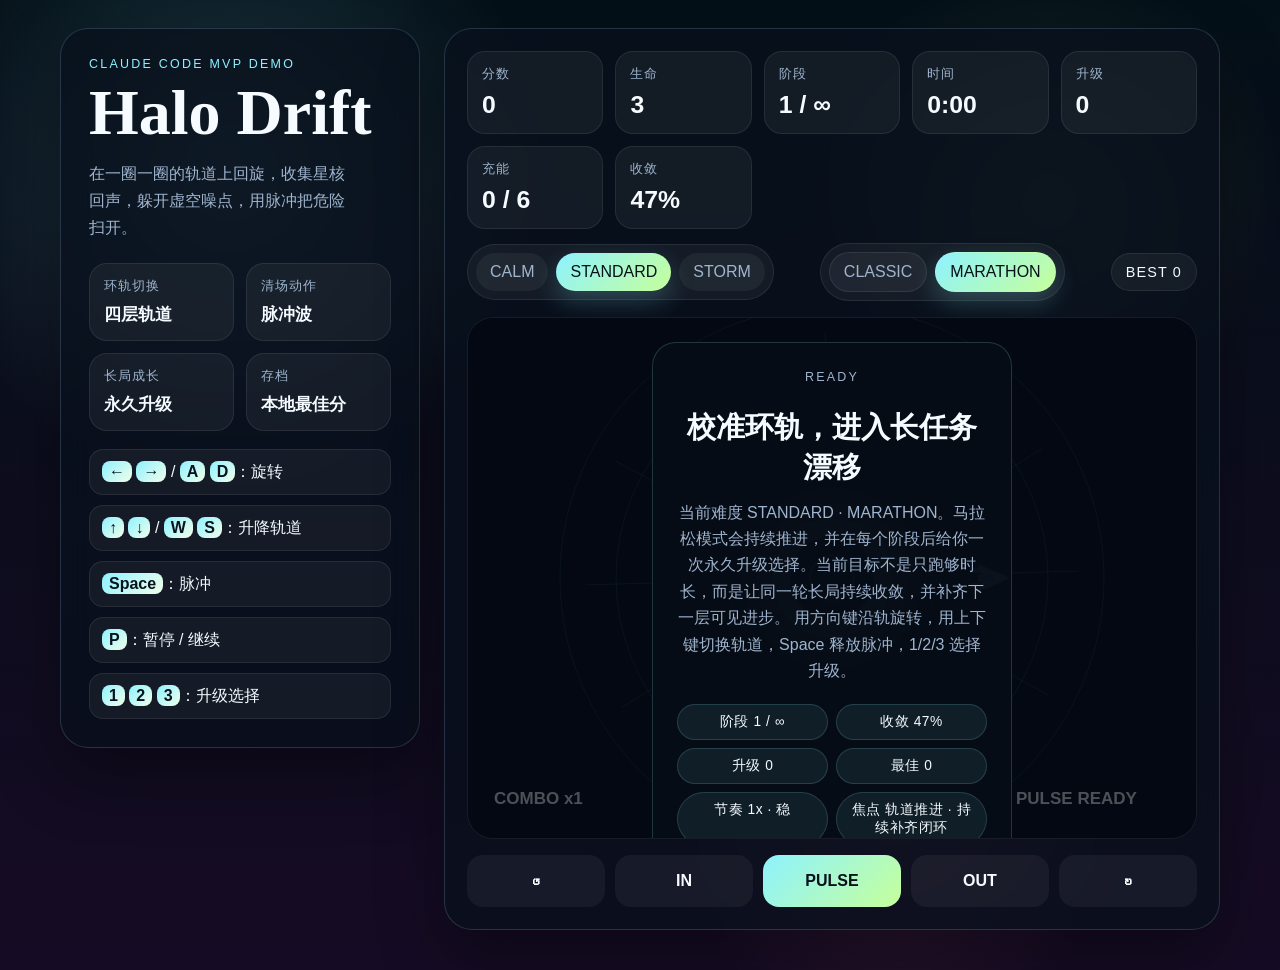
<file: examples/halo-drift/index.html>
<!DOCTYPE html>
<html lang="zh-CN">
  <head>
    <meta charset="UTF-8" />
    <meta name="viewport" content="width=device-width, initial-scale=1.0" />
    <title>Halo Drift / 环轨漂移</title>
    <link rel="stylesheet" href="./styles.css" />
  </head>
  <body>
    <main class="page-shell">
      <section class="hero-panel">
        <p class="eyebrow">Claude Code MVP Demo</p>
        <h1>Halo Drift</h1>
        <p class="summary">
          在一圈一圈的轨道上回旋，收集星核回声，躲开虚空噪点，用脉冲把危险扫开。
        </p>
        <div class="feature-grid">
          <article>
            <span>环轨切换</span>
            <strong>四层轨道</strong>
          </article>
          <article>
            <span>清场动作</span>
            <strong>脉冲波</strong>
          </article>
          <article>
            <span>长局成长</span>
            <strong>永久升级</strong>
          </article>
          <article>
            <span>存档</span>
            <strong>本地最佳分</strong>
          </article>
        </div>
        <div class="controls">
          <span><kbd>←</kbd> <kbd>→</kbd> / <kbd>A</kbd> <kbd>D</kbd>：旋转</span>
          <span><kbd>↑</kbd> <kbd>↓</kbd> / <kbd>W</kbd> <kbd>S</kbd>：升降轨道</span>
          <span><kbd>Space</kbd>：脉冲</span>
          <span><kbd>P</kbd>：暂停 / 继续</span>
          <span><kbd>1</kbd> <kbd>2</kbd> <kbd>3</kbd>：升级选择</span>
        </div>
      </section>

      <section class="game-panel">
        <div class="hud">
          <div class="stat-card">
            <span class="label">分数</span>
            <strong id="score">0</strong>
          </div>
          <div class="stat-card">
            <span class="label">生命</span>
            <strong id="health">3</strong>
          </div>
          <div class="stat-card">
            <span class="label">阶段</span>
            <strong id="phase">1</strong>
          </div>
          <div class="stat-card">
            <span class="label">时间</span>
            <strong id="time">0:00</strong>
          </div>
          <div class="stat-card">
            <span class="label">升级</span>
            <strong id="upgrades">0</strong>
          </div>
          <div class="stat-card">
            <span class="label">充能</span>
            <strong id="charge">0 / 6</strong>
          </div>
          <div class="stat-card">
            <span class="label">收敛</span>
            <strong id="convergence">0%</strong>
          </div>
        </div>

        <div class="toolbar">
          <div class="mode-selector" role="group" aria-label="难度选择">
            <button type="button" class="mode-button is-active" data-mode="calm">CALM</button>
            <button type="button" class="mode-button" data-mode="standard">STANDARD</button>
            <button type="button" class="mode-button" data-mode="storm">STORM</button>
          </div>
          <div class="run-selector" role="group" aria-label="运行模式">
            <button type="button" class="run-button" data-run="classic">CLASSIC</button>
            <button type="button" class="run-button is-active" data-run="marathon">MARATHON</button>
          </div>
          <div class="toolbar-badge" id="bestBadge">BEST 0</div>
        </div>

        <div class="canvas-frame">
          <canvas id="gameCanvas" width="1200" height="760" aria-label="Halo Drift game arena"></canvas>
          <div class="overlay" id="overlay">
            <div class="overlay-card">
              <p class="overlay-tag" id="overlayTag">READY</p>
              <h2 id="overlayTitle">校准环轨，准备跃入星环</h2>
              <p id="overlayText">
                收集发光回声点，避开暗色噪点。每次充能满格后，核心会进入下一阶段。
              </p>
              <div class="session-strip" id="sessionStrip" aria-live="polite">
                <span id="sessionPhase">阶段 1</span>
                <span id="sessionConvergence">收敛 0%</span>
                <span id="sessionUpgrades">升级 0</span>
                <span id="sessionBest">最佳 0</span>
                <span id="sessionTempo">节奏 1x</span>
                <span id="sessionFocus">焦点 轨道推进</span>
              </div>
              <div class="upgrade-select hidden" id="upgradeSelect" aria-label="升级选择">
                <p class="upgrade-kicker">PERMANENT UPGRADE</p>
                <div class="upgrade-grid" id="upgradeGrid"></div>
              </div>
              <button id="startButton" type="button">开始游戏</button>
            </div>
          </div>
        </div>

        <div class="touch-controls" aria-label="触屏控制">
          <button type="button" class="touch-button" data-action="left">↺</button>
          <button type="button" class="touch-button" data-action="in">IN</button>
          <button type="button" class="touch-button pulse" data-action="pulse">PULSE</button>
          <button type="button" class="touch-button" data-action="out">OUT</button>
          <button type="button" class="touch-button" data-action="right">↻</button>
        </div>
      </section>
    </main>

    <script src="./game.js"></script>
  </body>
</html>
</file>
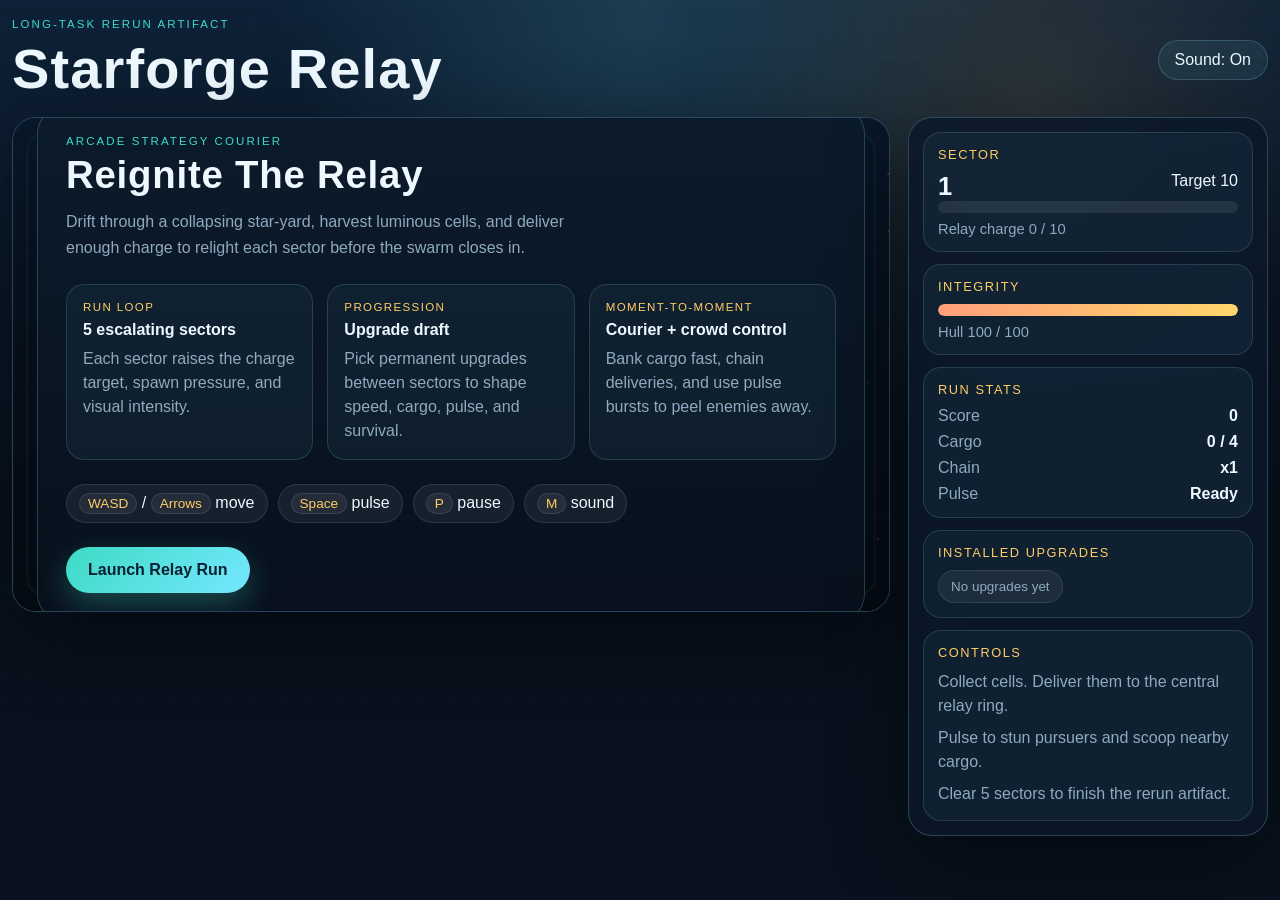
<file: examples/long-task-game-2026-04-24/index.html>
<!DOCTYPE html>
<html lang="en">
<head>
  <meta charset="UTF-8">
  <meta name="viewport" content="width=device-width, initial-scale=1.0">
  <title>Starforge Relay</title>
  <link rel="stylesheet" href="./styles.css">
</head>
<body>
  <div class="shell">
    <header class="topbar">
      <div>
        <p class="eyebrow">Long-Task Rerun Artifact</p>
        <h1>Starforge Relay</h1>
      </div>
      <button id="muteButton" class="icon-button" type="button" aria-label="Toggle sound" aria-keyshortcuts="M">Sound: On</button>
    </header>

    <main class="game-layout">
      <section class="stage-card">
        <canvas id="gameCanvas" width="1600" height="900" aria-label="Starforge Relay game arena"></canvas>

        <div id="startScreen" class="overlay visible">
          <div class="panel hero-panel">
            <p class="eyebrow">Arcade Strategy Courier</p>
            <h2>Reignite The Relay</h2>
            <p class="lede">
              Drift through a collapsing star-yard, harvest luminous cells, and
              deliver enough charge to relight each sector before the swarm closes in.
            </p>

            <div class="feature-grid">
              <article>
                <span class="feature-kicker">Run Loop</span>
                <strong>5 escalating sectors</strong>
                <p>Each sector raises the charge target, spawn pressure, and visual intensity.</p>
              </article>
              <article>
                <span class="feature-kicker">Progression</span>
                <strong>Upgrade draft</strong>
                <p>Pick permanent upgrades between sectors to shape speed, cargo, pulse, and survival.</p>
              </article>
              <article>
                <span class="feature-kicker">Moment-to-Moment</span>
                <strong>Courier + crowd control</strong>
                <p>Bank cargo fast, chain deliveries, and use pulse bursts to peel enemies away.</p>
              </article>
            </div>

            <div class="control-strip">
              <span><kbd>WASD</kbd> / <kbd>Arrows</kbd> move</span>
              <span><kbd>Space</kbd> pulse</span>
              <span><kbd>P</kbd> pause</span>
              <span><kbd>M</kbd> sound</span>
            </div>

            <button id="startButton" class="primary-button" type="button">Launch Relay Run</button>
          </div>
        </div>

        <div id="pauseOverlay" class="overlay">
          <div class="panel compact-panel">
            <p class="eyebrow">Run Paused</p>
            <h2>Systems Holding</h2>
            <p>Press <kbd>P</kbd>, <kbd>Esc</kbd>, or <kbd>Space</kbd> to resume.</p>
          </div>
        </div>

        <div id="upgradeOverlay" class="overlay">
          <div class="panel">
            <p class="eyebrow">Sector Cleared</p>
            <h2>Select One Upgrade</h2>
            <p class="lede">Your relay is stabilizing. Lock in one permanent system boost.</p>
            <div id="upgradeChoices" class="upgrade-grid"></div>
          </div>
        </div>

        <div id="resultOverlay" class="overlay">
          <div class="panel result-panel">
            <p id="resultTag" class="eyebrow">Run Complete</p>
            <h2 id="resultTitle">Relay Stabilized</h2>
            <p id="resultSubtitle" class="lede"></p>
            <div class="result-stats">
              <div><span>Score</span><strong id="resultScore">0</strong></div>
              <div><span>Best</span><strong id="resultBest">0</strong></div>
              <div><span>Sector</span><strong id="resultSector">1</strong></div>
              <div><span>Deliveries</span><strong id="resultDeliveries">0</strong></div>
              <div><span>Pulse Uses</span><strong id="resultPulses">0</strong></div>
              <div><span>Upgrades</span><strong id="resultUpgrades">0</strong></div>
            </div>
            <button id="restartButton" class="primary-button" type="button">Run Again</button>
          </div>
        </div>
      </section>

      <aside class="hud-panel">
        <section class="hud-block">
          <p class="hud-label">Sector</p>
          <div class="hud-row">
            <strong id="sectorValue">1</strong>
            <span id="sectorStatus">Target 10</span>
          </div>
          <div class="meter">
            <div id="chargeFill" class="meter-fill"></div>
          </div>
          <p id="chargeText" class="hud-meta">Relay charge 0 / 10</p>
        </section>

        <section class="hud-block">
          <p class="hud-label">Integrity</p>
          <div class="meter warm">
            <div id="healthFill" class="meter-fill"></div>
          </div>
          <p id="healthText" class="hud-meta">Hull 100 / 100</p>
        </section>

        <section class="hud-block">
          <p class="hud-label">Run Stats</p>
          <div class="stat-list">
            <div><span>Score</span><strong id="scoreValue">0</strong></div>
            <div><span>Cargo</span><strong id="cargoValue">0 / 4</strong></div>
            <div><span>Chain</span><strong id="chainValue">x1</strong></div>
            <div><span>Pulse</span><strong id="pulseValue">Ready</strong></div>
          </div>
        </section>

        <section class="hud-block">
          <p class="hud-label">Installed Upgrades</p>
          <div id="upgradeList" class="badge-list">
            <span class="badge subtle">No upgrades yet</span>
          </div>
        </section>

        <section class="hud-block">
          <p class="hud-label">Controls</p>
          <div class="mini-copy">
            <p>Collect cells. Deliver them to the central relay ring.</p>
            <p>Pulse to stun pursuers and scoop nearby cargo.</p>
            <p>Clear 5 sectors to finish the rerun artifact.</p>
          </div>
        </section>
      </aside>
    </main>
  </div>

  <script src="./game.js"></script>
</body>
</html>
</file>
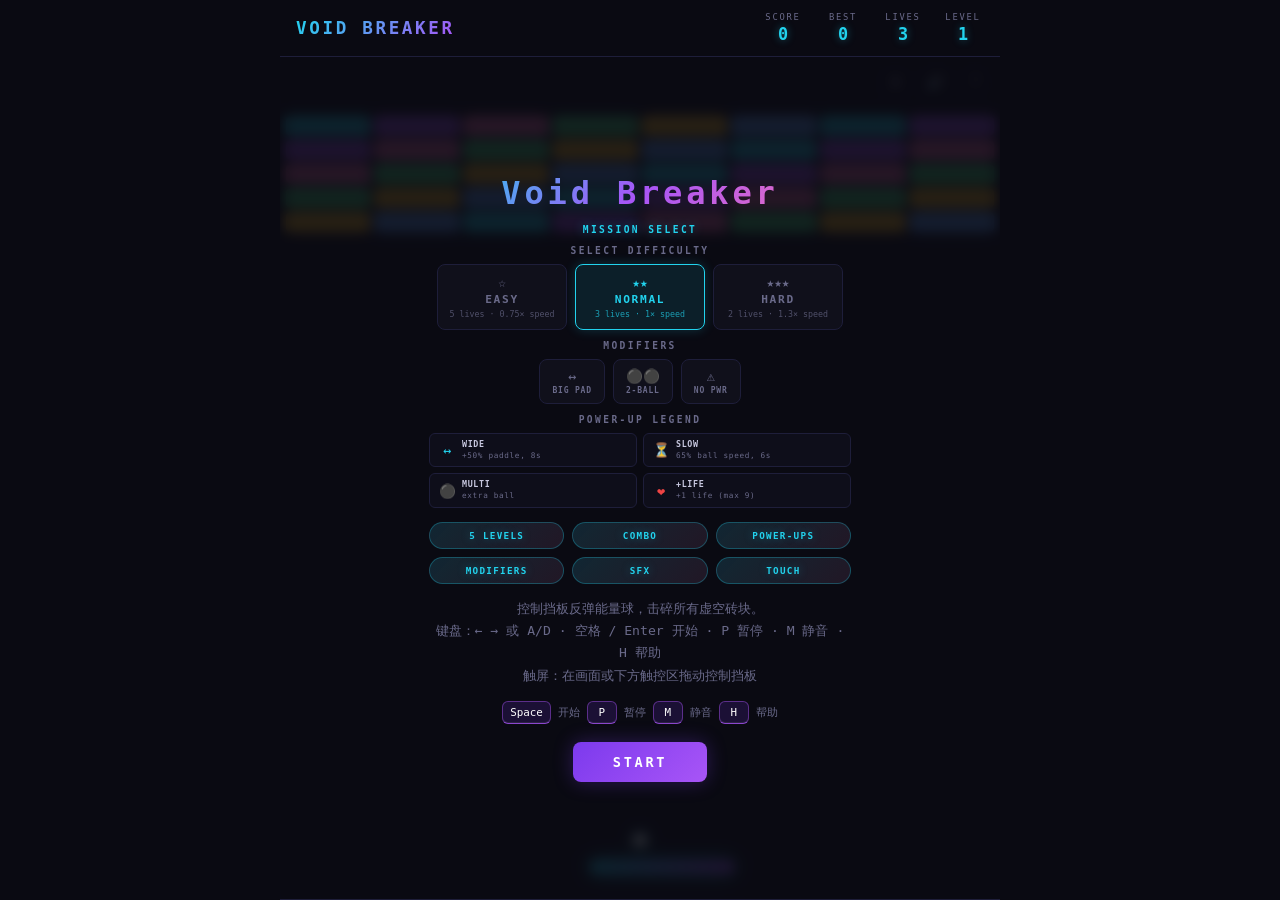
<file: examples/long-task-game/index.html>
<!DOCTYPE html>
<html lang="zh-CN">
  <head>
    <meta charset="UTF-8" />
    <meta name="viewport" content="width=device-width, initial-scale=1.0, user-scalable=no" />
    <meta name="theme-color" content="#0a0a12" />
    <title>Void Breaker</title>
    <link rel="stylesheet" href="./styles.css" />
  </head>
  <body>
    <main class="shell">
      <header class="title-bar">
        <h1>Void Breaker</h1>
        <div class="hud" role="status" aria-live="polite">
          <div class="hud-item">
            <span class="hud-label">SCORE</span>
            <span class="hud-value" id="score">0</span>
          </div>
          <div class="hud-item">
            <span class="hud-label">BEST</span>
            <span class="hud-value" id="best">0</span>
          </div>
          <div class="hud-item">
            <span class="hud-label">LIVES</span>
            <span class="hud-value" id="lives">3</span>
          </div>
          <div class="hud-item">
            <span class="hud-label">LEVEL</span>
            <span class="hud-value" id="level">1</span>
          </div>
        </div>
      </header>

      <section class="arena" id="arena">
        <canvas id="game-canvas" aria-label="Void Breaker 游戏画面"></canvas>

        <div class="combo-banner" id="combo-banner" aria-hidden="true"></div>

        <!-- In-game status strip showing active power-ups and progress -->
        <div class="status-strip" id="status-strip" aria-label="游戏状态">
          <div class="progress-bar" id="progress-bar">
            <div class="progress-fill" id="progress-fill"></div>
            <span class="progress-text" id="progress-text">0%</span>
          </div>
          <div class="active-effects" id="active-effects"></div>
        </div>

        <div class="controls" aria-label="游戏控制">
          <button
            type="button"
            class="icon-btn"
            id="btn-pause"
            aria-label="暂停 / 继续 (P)"
            aria-keyshortcuts="P Escape"
            title="暂停 / 继续 (P)"
          >
            <span class="icon-pause" aria-hidden="true">&#x23F8;</span>
          </button>
          <button
            type="button"
            class="icon-btn"
            id="btn-sound"
            aria-label="切换声音 (M)"
            aria-keyshortcuts="M"
            title="声音开关 (M)"
            aria-pressed="true"
          >
            <span class="icon-sound" aria-hidden="true">&#x1F50A;</span>
          </button>
          <button
            type="button"
            class="icon-btn"
            id="btn-help"
            aria-label="显示说明 (H)"
            aria-keyshortcuts="H"
            title="帮助 (H)"
          >
            <span aria-hidden="true">?</span>
          </button>
        </div>

        <div class="overlay" id="overlay" role="dialog" aria-modal="true" aria-labelledby="overlay-title">
          <div class="overlay-content" id="overlay-content">
            <h2 id="overlay-title">Void Breaker</h2>

            <!-- Mission Select Panel (visible on first open) -->
            <div class="mission-select" id="mission-select">
              <h3 class="mission-heading mission-title">MISSION SELECT</h3>
              <h3 class="mission-heading">SELECT DIFFICULTY</h3>
              <div class="difficulty-row" id="difficulty-row">
                <button type="button" class="diff-btn" data-diff="easy">
                  <span class="diff-icon">&#x2606;</span>
                  <span class="diff-name">EASY</span>
                  <span class="diff-desc">5 lives · 0.75× speed</span>
                </button>
                <button type="button" class="diff-btn selected" data-diff="normal">
                  <span class="diff-icon">&#x2605;&#x2605;</span>
                  <span class="diff-name">NORMAL</span>
                  <span class="diff-desc">3 lives · 1× speed</span>
                </button>
                <button type="button" class="diff-btn" data-diff="hard">
                  <span class="diff-icon">&#x2605;&#x2605;&#x2605;</span>
                  <span class="diff-name">HARD</span>
                  <span class="diff-desc">2 lives · 1.3× speed</span>
                </button>
              </div>

              <h3 class="mission-heading">MODIFIERS</h3>
              <div class="modifier-row" id="modifier-row">
                <button type="button" class="mod-btn" data-mod="bigPaddle" title="Start with a 50% wider paddle">
                  <span class="mod-icon">&#x2194;</span>
                  <span class="mod-label">BIG PAD</span>
                </button>
                <button type="button" class="mod-btn" data-mod="multiball" title="Launch two balls at once">
                  <span class="mod-icon">&#x26AB;&#x26AB;</span>
                  <span class="mod-label">2-BALL</span>
                </button>
                <button type="button" class="mod-btn" data-mod="noPowerups" title="No power-ups drop from bricks">
                  <span class="mod-icon">&#x26A0;</span>
                  <span class="mod-label">NO PWR</span>
                </button>
              </div>

              <h3 class="mission-heading">POWER-UP LEGEND</h3>
              <div class="powerup-legend" id="powerup-legend">
                <div class="legend-item"><span class="legend-icon" style="color:#22d3ee">&#x2194;</span><span class="legend-text">WIDE <em>+50% paddle, 8s</em></span></div>
                <div class="legend-item"><span class="legend-icon" style="color:#4ade80">&#x23F3;</span><span class="legend-text">SLOW <em>65% ball speed, 6s</em></span></div>
                <div class="legend-item"><span class="legend-icon" style="color:#f472b6">&#x26AB;</span><span class="legend-text">MULTI <em>extra ball</em></span></div>
                <div class="legend-item"><span class="legend-icon" style="color:#ef4444">&#x2764;</span><span class="legend-text">+LIFE <em>+1 life (max 9)</em></span></div>
              </div>
            </div>

            <div class="feature-rack" aria-label="游戏特性">
              <span>5 LEVELS</span>
              <span>COMBO</span>
              <span>POWER-UPS</span>
              <span>MODIFIERS</span>
              <span>SFX</span>
              <span>TOUCH</span>
            </div>
            <p id="overlay-msg">
              控制挡板反弹能量球，击碎所有虚空砖块。<br />
              键盘：&#x2190; &#x2192; 或 A/D &#xB7; 空格 / Enter 开始 &#xB7; P 暂停 &#xB7; M 静音 &#xB7; H 帮助<br />
              触屏：在画面或下方触控区拖动控制挡板
            </p>
            <div class="quick-keys" aria-label="快捷键">
              <kbd>Space</kbd><span>开始</span>
              <kbd>P</kbd><span>暂停</span>
              <kbd>M</kbd><span>静音</span>
              <kbd>H</kbd><span>帮助</span>
            </div>
            <button class="btn-start" id="btn-start" type="button">START</button>
          </div>
        </div>

        <!-- Results screen (hidden by default, shown on game over / win) -->
        <div class="results-screen hidden" id="results-screen" role="dialog" aria-modal="true" aria-labelledby="results-title">
          <div class="results-content">
            <h2 id="results-title" class="results-title">GAME OVER</h2>
            <div class="results-badge" id="results-badge"></div>
            <div class="results-stats" id="results-stats"></div>
            <div class="results-bar-chart" id="results-chart"></div>
            <button class="btn-start" id="btn-retry" type="button">RETRY</button>
          </div>
        </div>
      </section>

      <footer class="touch-zone" id="touch-zone" aria-hidden="true">
        <div class="touch-hint">&#x2190; 拖动控制挡板 &#x2192;</div>
      </footer>
    </main>

    <script src="./game.js"></script>
  </body>
</html>
</file>
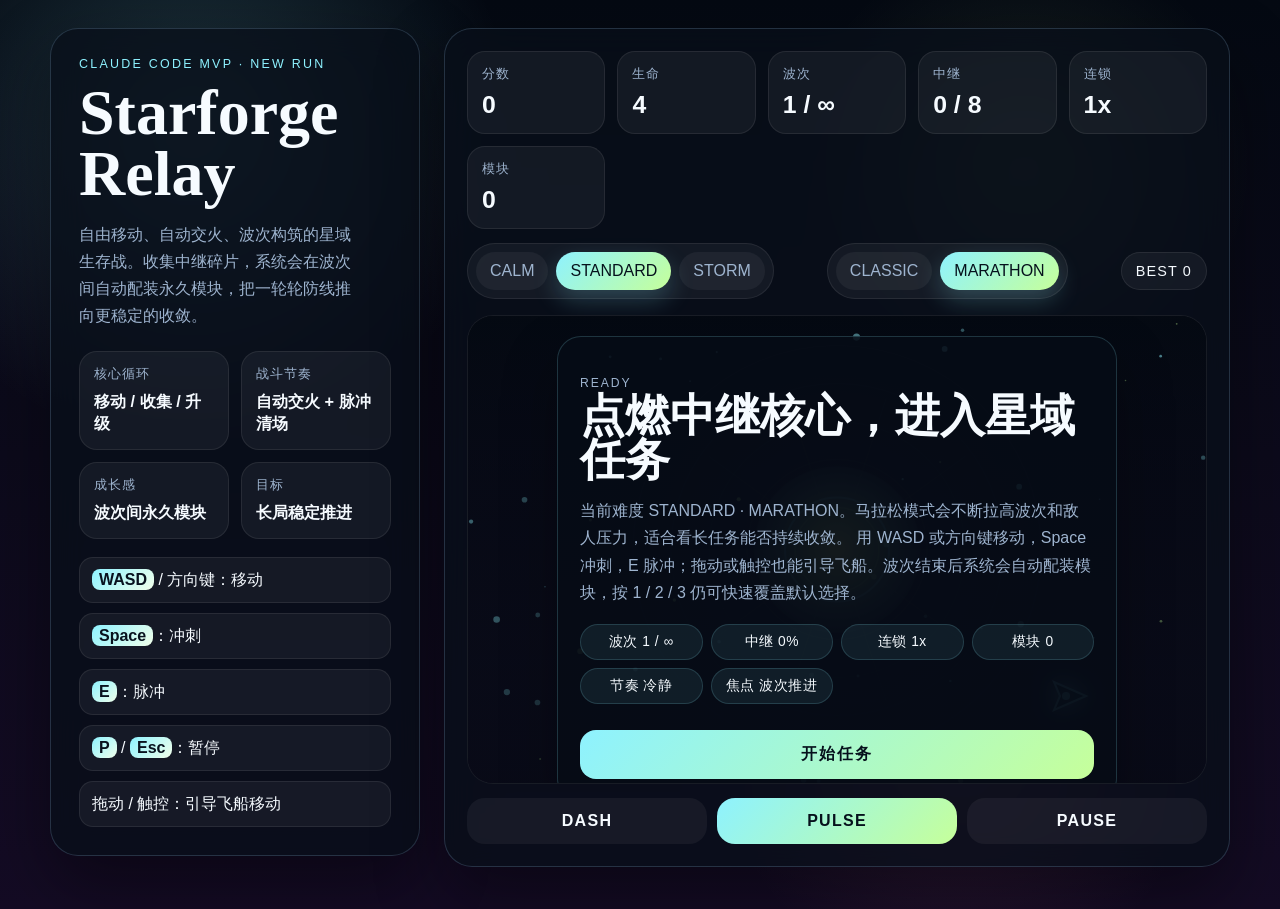
<file: examples/starforge-relay/index.html>
<!DOCTYPE html>
<html lang="zh-CN">
  <head>
    <meta charset="UTF-8" />
    <meta name="viewport" content="width=device-width, initial-scale=1.0" />
    <title>Starforge Relay / 星炉中继</title>
    <link rel="stylesheet" href="./styles.css" />
  </head>
  <body>
    <main class="page-shell">
      <section class="hero-panel">
        <p class="eyebrow">Claude Code MVP · New Run</p>
        <h1>Starforge Relay</h1>
        <p class="summary">
          自由移动、自动交火、波次构筑的星域生存战。收集中继碎片，系统会在波次间自动配装永久模块，把一轮轮防线推向更稳定的收敛。
        </p>
        <div class="feature-grid">
          <article>
            <span>核心循环</span>
            <strong>移动 / 收集 / 升级</strong>
          </article>
          <article>
            <span>战斗节奏</span>
            <strong>自动交火 + 脉冲清场</strong>
          </article>
          <article>
            <span>成长感</span>
            <strong>波次间永久模块</strong>
          </article>
          <article>
            <span>目标</span>
            <strong>长局稳定推进</strong>
          </article>
        </div>
        <div class="controls">
          <span><kbd>WASD</kbd> / 方向键：移动</span>
          <span><kbd>Space</kbd>：冲刺</span>
          <span><kbd>E</kbd>：脉冲</span>
          <span><kbd>P</kbd> / <kbd>Esc</kbd>：暂停</span>
          <span>拖动 / 触控：引导飞船移动</span>
        </div>
      </section>

      <section class="game-panel">
        <div class="hud">
          <div class="stat-card">
            <span class="label">分数</span>
            <strong id="score">0</strong>
          </div>
          <div class="stat-card">
            <span class="label">生命</span>
            <strong id="health">4</strong>
          </div>
          <div class="stat-card">
            <span class="label">波次</span>
            <strong id="wave">1</strong>
          </div>
          <div class="stat-card">
            <span class="label">中继</span>
            <strong id="charge">0 / 8</strong>
          </div>
          <div class="stat-card">
            <span class="label">连锁</span>
            <strong id="combo">1x</strong>
          </div>
          <div class="stat-card">
            <span class="label">模块</span>
            <strong id="modules">0</strong>
          </div>
        </div>

        <div class="toolbar">
          <div class="mode-selector" role="group" aria-label="难度选择">
            <button type="button" class="mode-button is-active" data-mode="calm">CALM</button>
            <button type="button" class="mode-button" data-mode="standard">STANDARD</button>
            <button type="button" class="mode-button" data-mode="storm">STORM</button>
          </div>
          <div class="run-selector" role="group" aria-label="运行模式">
            <button type="button" class="run-button" data-run="classic">CLASSIC</button>
            <button type="button" class="run-button is-active" data-run="marathon">MARATHON</button>
          </div>
          <div class="toolbar-badge" id="bestBadge">BEST 0</div>
        </div>

        <div class="canvas-frame">
          <canvas id="gameCanvas" width="1200" height="760" aria-label="Starforge Relay game arena"></canvas>
          <div class="overlay" id="overlay">
            <div class="overlay-card">
              <p class="overlay-tag" id="overlayTag">READY</p>
              <h2 id="overlayTitle">点燃中继核心，准备进入星环</h2>
              <p id="overlayText">
                拖动或键盘移动飞船，自动锁定敌人，收集碎片填满中继。每次波次完成后系统会自动配装一个永久模块，让这局越来越稳。
              </p>
              <div class="session-strip" id="sessionStrip" aria-live="polite">
                <span id="sessionWave">波次 1</span>
                <span id="sessionCharge">中继 0%</span>
                <span id="sessionCombo">连锁 1x</span>
                <span id="sessionModules">模块 0</span>
                <span id="sessionTempo">节奏 稳</span>
                <span id="sessionFocus">焦点 自动配装</span>
              </div>
              <div class="upgrade-select hidden" id="upgradeSelect" aria-label="升级选择">
                <p class="upgrade-kicker">PERMANENT MODULE</p>
                <div class="upgrade-grid" id="upgradeGrid"></div>
              </div>
              <button id="startButton" type="button">开始任务</button>
            </div>
          </div>
        </div>

        <div class="touch-controls" aria-label="触屏控制">
          <button type="button" class="touch-button" data-action="dash">DASH</button>
          <button type="button" class="touch-button pulse" data-action="pulse">PULSE</button>
          <button type="button" class="touch-button" data-action="pause">PAUSE</button>
        </div>
      </section>
    </main>

    <script src="./game.js"></script>
  </body>
</html>
</file>
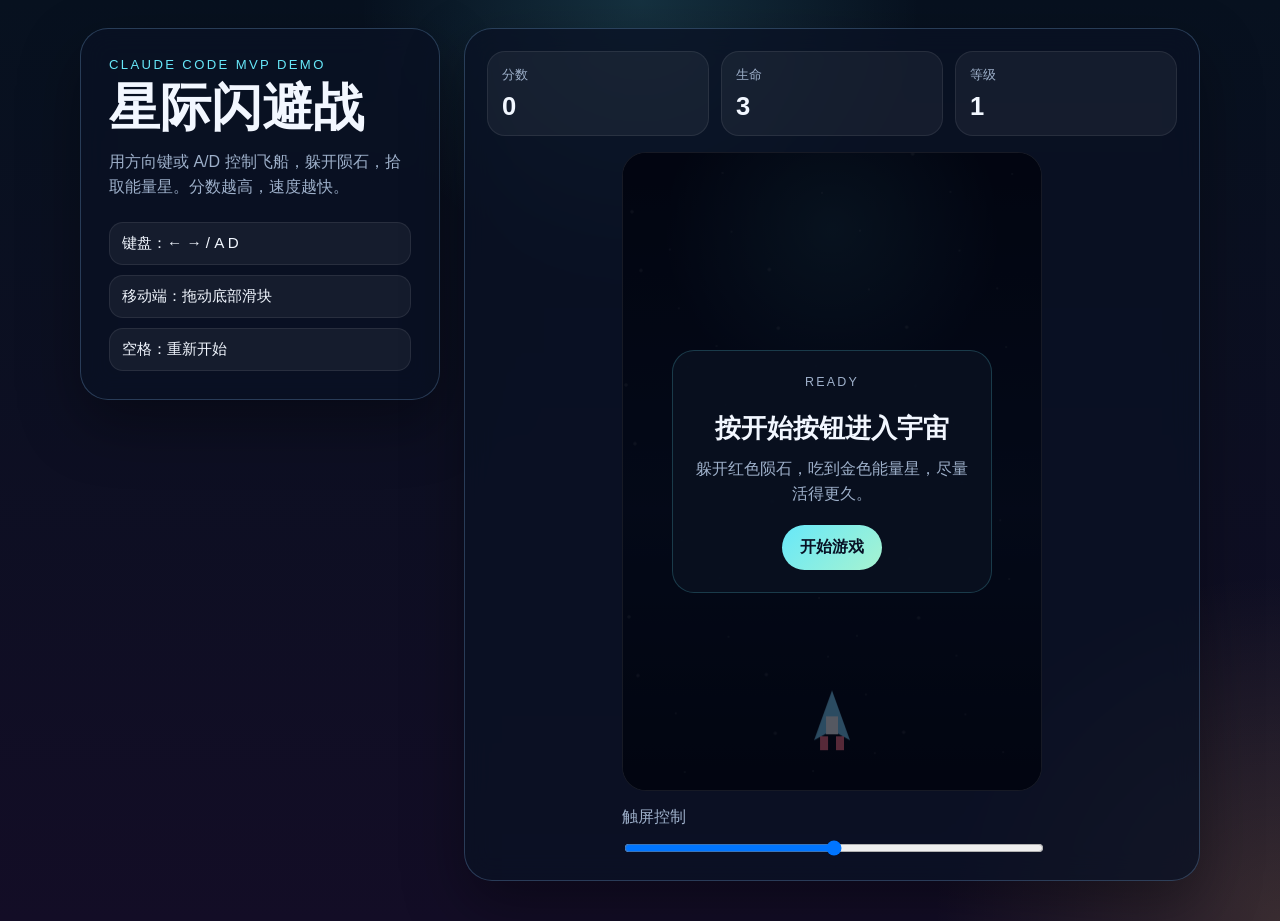
<file: examples/web-game/index.html>
<!DOCTYPE html>
<html lang="zh-CN">
  <head>
    <meta charset="UTF-8" />
    <meta name="viewport" content="width=device-width, initial-scale=1.0" />
    <title>星际闪避战</title>
    <link rel="stylesheet" href="./styles.css" />
  </head>
  <body>
    <main class="page-shell">
      <section class="hero-panel">
        <p class="eyebrow">Claude Code MVP Demo</p>
        <h1>星际闪避战</h1>
        <p class="summary">
          用方向键或 A/D 控制飞船，躲开陨石，拾取能量星。分数越高，速度越快。
        </p>
        <div class="controls">
          <span>键盘：← → / A D</span>
          <span>移动端：拖动底部滑块</span>
          <span>空格：重新开始</span>
        </div>
      </section>

      <section class="game-panel">
        <div class="hud">
          <div class="stat-card">
            <span class="label">分数</span>
            <strong id="score">0</strong>
          </div>
          <div class="stat-card">
            <span class="label">生命</span>
            <strong id="lives">3</strong>
          </div>
          <div class="stat-card">
            <span class="label">等级</span>
            <strong id="level">1</strong>
          </div>
        </div>

        <div class="canvas-frame">
          <canvas id="gameCanvas" width="420" height="640" aria-label="星际闪避战游戏画布"></canvas>
          <div class="overlay" id="overlay">
            <div class="overlay-card">
              <p class="overlay-tag">Ready</p>
              <h2 id="overlayTitle">按开始按钮进入宇宙</h2>
              <p id="overlayText">躲开红色陨石，吃到金色能量星，尽量活得更久。</p>
              <button id="startButton" type="button">开始游戏</button>
            </div>
          </div>
        </div>

        <label class="touch-bar" for="touchControl">
          <span>触屏控制</span>
          <input id="touchControl" type="range" min="0" max="100" value="50" />
        </label>
      </section>
    </main>

    <script src="./game.js"></script>
  </body>
</html>
</file>
<file: examples/halo-drift/styles.css>
:root {
  --bg-top: #041018;
  --bg-bottom: #160b24;
  --panel: rgba(9, 16, 28, 0.76);
  --panel-border: rgba(170, 212, 255, 0.18);
  --text-main: #f5fbff;
  --text-muted: #9fb4ce;
  --accent: #8ef2ff;
  --accent-2: #c6ff9a;
  --danger: #ff7f9b;
  --shadow: 0 28px 64px rgba(0, 0, 0, 0.36);
  --display-font: "Iowan Old Style", "Palatino Linotype", "Book Antiqua", serif;
  --body-font: "Avenir Next", "Gill Sans", "Trebuchet MS", sans-serif;
}

* {
  box-sizing: border-box;
}

html,
body {
  min-height: 100%;
}

body {
  margin: 0;
  color: var(--text-main);
  font-family: var(--body-font);
  background:
    radial-gradient(circle at 18% 18%, rgba(142, 242, 255, 0.18), transparent 24%),
    radial-gradient(circle at 82% 20%, rgba(198, 255, 154, 0.1), transparent 18%),
    radial-gradient(circle at 70% 82%, rgba(255, 127, 155, 0.14), transparent 20%),
    linear-gradient(180deg, var(--bg-top), var(--bg-bottom));
}

.page-shell {
  width: min(1160px, calc(100% - 32px));
  margin: 0 auto;
  padding: 28px 0 40px;
  display: grid;
  grid-template-columns: minmax(280px, 360px) minmax(320px, 1fr);
  gap: 24px;
  align-items: start;
}

.hero-panel,
.game-panel {
  background: var(--panel);
  border: 1px solid var(--panel-border);
  border-radius: 28px;
  box-shadow: var(--shadow);
  backdrop-filter: blur(16px);
}

.hero-panel {
  padding: 28px;
}

.eyebrow {
  margin: 0 0 12px;
  color: var(--accent);
  text-transform: uppercase;
  letter-spacing: 0.18em;
  font-size: 0.78rem;
}

.hero-panel h1 {
  margin: 0;
  font-family: var(--display-font);
  font-size: clamp(2.8rem, 5vw, 4.4rem);
  line-height: 0.95;
}

.summary {
  margin: 16px 0 22px;
  color: var(--text-muted);
  line-height: 1.7;
  max-width: 30ch;
}

.feature-grid {
  display: grid;
  grid-template-columns: repeat(2, minmax(0, 1fr));
  gap: 12px;
  margin-bottom: 18px;
}

.feature-grid article,
.controls span,
.stat-card,
.toolbar-badge,
.mode-button,
.run-button,
.touch-button {
  border: 1px solid rgba(255, 255, 255, 0.08);
  background: rgba(255, 255, 255, 0.05);
}

.feature-grid article {
  padding: 14px;
  border-radius: 18px;
}

.feature-grid article span,
.label {
  display: block;
  color: var(--text-muted);
  font-size: 0.8rem;
  letter-spacing: 0.08em;
  text-transform: uppercase;
}

.feature-grid article strong {
  display: block;
  margin-top: 8px;
  font-size: 1.05rem;
}

.controls {
  display: grid;
  gap: 10px;
}

.controls span {
  padding: 10px 12px;
  border-radius: 14px;
  color: var(--text-main);
  line-height: 1.5;
}

.session-strip {
  display: grid;
  grid-template-columns: repeat(auto-fit, minmax(108px, 1fr));
  gap: 8px;
  margin: 18px 0 16px;
}

.session-strip span {
  padding: 8px 10px;
  border-radius: 999px;
  background: rgba(142, 242, 255, 0.08);
  border: 1px solid rgba(142, 242, 255, 0.16);
  color: var(--text-main);
  text-align: center;
  font-size: 0.86rem;
  letter-spacing: 0.04em;
}

kbd {
  padding: 2px 7px;
  border-radius: 8px;
  color: #08121e;
  background: linear-gradient(135deg, var(--accent), #f1ffea);
  font: inherit;
  font-weight: 700;
}

.game-panel {
  padding: 22px;
}

.hud {
  display: grid;
  grid-template-columns: repeat(auto-fit, minmax(132px, 1fr));
  gap: 12px;
  margin-bottom: 14px;
}

.stat-card {
  padding: 14px;
  border-radius: 18px;
}

.stat-card strong {
  display: block;
  margin-top: 8px;
  font-size: 1.55rem;
}

.toolbar {
  display: flex;
  justify-content: space-between;
  align-items: center;
  gap: 12px;
  margin-bottom: 16px;
}

.run-selector {
  display: inline-grid;
  grid-template-columns: repeat(2, auto);
  gap: 8px;
  padding: 8px;
  border-radius: 999px;
  background: rgba(255, 255, 255, 0.05);
  border: 1px solid rgba(255, 255, 255, 0.08);
}

.mode-selector {
  display: inline-grid;
  grid-template-columns: repeat(3, auto);
  gap: 8px;
  padding: 8px;
  border-radius: 999px;
  background: rgba(255, 255, 255, 0.05);
  border: 1px solid rgba(255, 255, 255, 0.08);
}

.mode-button,
.touch-button,
button {
  appearance: none;
  border: 0;
  font: inherit;
  cursor: pointer;
}

.mode-button {
  padding: 10px 14px;
  color: var(--text-muted);
  border-radius: 999px;
}

.run-button {
  padding: 10px 14px;
  color: var(--text-muted);
  border-radius: 999px;
}

.mode-button.is-active,
.run-button.is-active {
  color: #06111c;
  background: linear-gradient(135deg, var(--accent), var(--accent-2));
  box-shadow: 0 10px 24px rgba(142, 242, 255, 0.22);
}

.toolbar-badge {
  padding: 10px 14px;
  border-radius: 999px;
  color: var(--text-main);
  font-size: 0.9rem;
  letter-spacing: 0.08em;
}

.canvas-frame {
  position: relative;
  overflow: hidden;
  width: 100%;
  border-radius: 26px;
  background:
    radial-gradient(circle at 50% 50%, rgba(142, 242, 255, 0.14), transparent 30%),
    radial-gradient(circle at 50% 50%, rgba(255, 127, 155, 0.08), transparent 45%),
    #040912;
  border: 1px solid rgba(255, 255, 255, 0.08);
}

canvas {
  display: block;
  width: 100%;
  height: auto;
}

.overlay {
  position: absolute;
  inset: 0;
  display: grid;
  place-items: center;
  padding: 24px;
  background: rgba(3, 7, 18, 0.58);
}

.overlay.hidden {
  display: none;
}

.overlay-card {
  width: min(100%, 360px);
  padding: 24px;
  text-align: center;
  border-radius: 24px;
  background: rgba(7, 13, 23, 0.94);
  border: 1px solid rgba(142, 242, 255, 0.18);
}

.overlay-tag {
  margin: 0 0 12px;
  color: var(--accent);
  text-transform: uppercase;
  letter-spacing: 0.18em;
  font-size: 0.78rem;
}

.overlay-card h2 {
  margin: 0 0 12px;
  font-family: var(--display-font);
  font-size: 1.8rem;
}

.upgrade-select {
  margin: 18px 0 14px;
}

.upgrade-select.hidden {
  display: none;
}

.upgrade-kicker {
  margin: 0 0 10px;
  color: var(--accent-2);
  text-transform: uppercase;
  letter-spacing: 0.18em;
  font-size: 0.72rem;
}

.upgrade-grid {
  display: grid;
  gap: 10px;
}

.upgrade-card {
  width: 100%;
  padding: 14px 16px;
  text-align: left;
  border-radius: 18px;
  color: var(--text-main);
  background: linear-gradient(180deg, rgba(255, 255, 255, 0.1), rgba(255, 255, 255, 0.04));
  border: 1px solid rgba(255, 255, 255, 0.1);
  transition: transform 0.18s ease, border-color 0.18s ease, box-shadow 0.18s ease;
}

.upgrade-card:hover,
.upgrade-card:focus-visible {
  transform: translateY(-1px);
  border-color: var(--accent-2);
  box-shadow: 0 12px 28px rgba(198, 255, 154, 0.16);
  outline: none;
}

.upgrade-card .upgrade-top {
  display: flex;
  align-items: baseline;
  justify-content: space-between;
  gap: 12px;
  margin-bottom: 6px;
}

.upgrade-card .upgrade-name {
  font-size: 0.96rem;
  font-weight: 700;
  letter-spacing: 0.08em;
}

.upgrade-card .upgrade-tag {
  color: var(--accent-2);
  font-size: 0.66rem;
  letter-spacing: 0.16em;
}

.upgrade-card .upgrade-desc {
  margin: 0;
  color: var(--text-muted);
  font-size: 0.72rem;
  line-height: 1.5;
}

.overlay-card p {
  margin: 0 0 20px;
  color: var(--text-muted);
  line-height: 1.65;
}

.overlay-card button {
  padding: 12px 18px;
  border-radius: 999px;
  color: #07111b;
  font-weight: 800;
  background: linear-gradient(135deg, var(--accent), var(--accent-2));
}

.touch-controls {
  display: grid;
  grid-template-columns: repeat(5, minmax(0, 1fr));
  gap: 10px;
  margin-top: 16px;
}

.touch-button {
  min-height: 52px;
  border-radius: 16px;
  color: var(--text-main);
  font-weight: 800;
}

.touch-button.pulse {
  color: #07111b;
  background: linear-gradient(135deg, var(--accent), var(--accent-2));
}

@media (max-width: 940px) {
  .page-shell {
    grid-template-columns: 1fr;
  }
}

@media (max-width: 640px) {
  .page-shell {
    width: min(100%, calc(100% - 18px));
    padding-top: 16px;
  }

  .hero-panel,
  .game-panel {
    border-radius: 22px;
    padding: 18px;
  }

  .hud {
    grid-template-columns: repeat(2, minmax(0, 1fr));
  }

  .toolbar {
    flex-direction: column;
    align-items: stretch;
  }

  .mode-selector {
    width: 100%;
    grid-template-columns: repeat(3, minmax(0, 1fr));
  }

  .run-selector {
    width: 100%;
    grid-template-columns: repeat(2, minmax(0, 1fr));
  }

  .mode-button {
    padding: 10px 8px;
  }

  .run-button {
    padding: 10px 8px;
  }

  .touch-controls {
    grid-template-columns: repeat(3, minmax(0, 1fr));
  }

  .touch-button:nth-child(1),
  .touch-button:nth-child(2),
  .touch-button:nth-child(4),
  .touch-button:nth-child(5) {
    grid-column: span 1;
  }

  .touch-button.pulse {
    grid-column: span 3;
  }
}

@media (prefers-reduced-motion: reduce) {
  *,
  *::before,
  *::after {
    scroll-behavior: auto;
    animation-duration: 0.01ms !important;
    animation-iteration-count: 1 !important;
    transition-duration: 0.01ms !important;
  }
}
</file>
<file: examples/long-task-game-2026-04-24/styles.css>
:root {
  color-scheme: dark;
  --bg-1: #08111d;
  --bg-2: #0d2035;
  --panel: rgba(11, 24, 40, 0.86);
  --panel-strong: rgba(8, 18, 30, 0.94);
  --line: rgba(143, 218, 255, 0.24);
  --text: #edf8ff;
  --muted: #8faac0;
  --cyan: #75e7ff;
  --teal: #3ddbc4;
  --gold: #ffcc66;
  --rose: #ff8f8f;
  --danger: #ff6b6b;
  --shadow: 0 24px 80px rgba(0, 0, 0, 0.42);
  --radius: 24px;
  --font-display: "Trebuchet MS", "Segoe UI", sans-serif;
  --font-body: "Avenir Next", "Segoe UI", sans-serif;
}

* {
  box-sizing: border-box;
}

html,
body {
  margin: 0;
  min-height: 100%;
  background:
    radial-gradient(circle at top, rgba(117, 231, 255, 0.14), transparent 34%),
    radial-gradient(circle at 80% 10%, rgba(255, 204, 102, 0.12), transparent 26%),
    linear-gradient(180deg, var(--bg-2), var(--bg-1) 58%);
  color: var(--text);
  font-family: var(--font-body);
}

body::before {
  content: "";
  position: fixed;
  inset: 0;
  pointer-events: none;
  background-image:
    linear-gradient(rgba(255, 255, 255, 0.02) 1px, transparent 1px),
    linear-gradient(90deg, rgba(255, 255, 255, 0.02) 1px, transparent 1px);
  background-size: 28px 28px;
  mask-image: linear-gradient(180deg, rgba(255, 255, 255, 0.7), transparent);
}

.shell {
  width: min(1440px, calc(100vw - 24px));
  margin: 18px auto 28px;
}

.topbar {
  display: flex;
  align-items: center;
  justify-content: space-between;
  gap: 16px;
  margin-bottom: 16px;
}

.eyebrow {
  margin: 0 0 6px;
  color: var(--teal);
  letter-spacing: 0.18em;
  text-transform: uppercase;
  font-size: 0.72rem;
}

h1,
h2 {
  margin: 0;
  font-family: var(--font-display);
  letter-spacing: 0.02em;
}

h1 {
  font-size: clamp(2rem, 5vw, 3.5rem);
}

h2 {
  font-size: clamp(1.7rem, 3vw, 2.6rem);
}

.game-layout {
  display: grid;
  grid-template-columns: minmax(0, 1.4fr) minmax(280px, 360px);
  gap: 18px;
  align-items: start;
}

.stage-card,
.hud-panel {
  background: var(--panel);
  border: 1px solid var(--line);
  border-radius: var(--radius);
  box-shadow: var(--shadow);
  backdrop-filter: blur(18px);
}

.stage-card {
  position: relative;
  overflow: hidden;
}

canvas {
  display: block;
  width: 100%;
  aspect-ratio: 16 / 9;
  background:
    radial-gradient(circle at top, rgba(117, 231, 255, 0.12), transparent 32%),
    linear-gradient(180deg, rgba(18, 42, 68, 0.72), rgba(7, 14, 24, 0.96));
}

.overlay {
  position: absolute;
  inset: 0;
  display: none;
  align-items: center;
  justify-content: center;
  padding: 24px;
  background: rgba(4, 10, 18, 0.62);
}

.overlay.visible {
  display: flex;
}

.panel {
  width: min(760px, 100%);
  padding: 28px;
  border-radius: 28px;
  border: 1px solid rgba(117, 231, 255, 0.22);
  background:
    linear-gradient(180deg, rgba(12, 27, 44, 0.96), rgba(8, 16, 28, 0.96)),
    var(--panel-strong);
  box-shadow: 0 20px 80px rgba(0, 0, 0, 0.42);
}

.hero-panel {
  width: min(880px, 100%);
}

.compact-panel {
  text-align: center;
}

.lede {
  margin: 12px 0 0;
  color: var(--muted);
  line-height: 1.6;
  max-width: 62ch;
}

.feature-grid {
  display: grid;
  grid-template-columns: repeat(3, minmax(0, 1fr));
  gap: 14px;
  margin: 24px 0;
}

.feature-grid article,
.result-stats div,
.hud-block,
.upgrade-card {
  border: 1px solid rgba(143, 218, 255, 0.16);
  background: rgba(117, 231, 255, 0.05);
}

.feature-grid article {
  padding: 16px;
  border-radius: 18px;
}

.feature-grid strong,
.feature-kicker {
  display: block;
}

.feature-kicker {
  color: var(--gold);
  font-size: 0.72rem;
  letter-spacing: 0.12em;
  text-transform: uppercase;
  margin-bottom: 8px;
}

.feature-grid p,
.mini-copy p {
  margin: 8px 0 0;
  color: var(--muted);
  line-height: 1.5;
}

.control-strip {
  display: flex;
  flex-wrap: wrap;
  gap: 10px;
  margin: 0 0 24px;
}

.control-strip span,
.badge,
kbd {
  border: 1px solid rgba(255, 255, 255, 0.1);
  border-radius: 999px;
  background: rgba(255, 255, 255, 0.06);
}

.control-strip span,
.badge {
  padding: 8px 12px;
  color: var(--text);
}

kbd {
  display: inline-block;
  padding: 2px 8px;
  font: inherit;
  font-size: 0.85rem;
  color: var(--gold);
}

.primary-button,
.icon-button,
.upgrade-card {
  font: inherit;
  color: var(--text);
}

.primary-button,
.icon-button {
  cursor: pointer;
}

.primary-button {
  padding: 14px 22px;
  border: 0;
  border-radius: 999px;
  background: linear-gradient(135deg, var(--teal), var(--cyan));
  color: #072033;
  font-weight: 700;
  box-shadow: 0 12px 30px rgba(61, 219, 196, 0.28);
}

.icon-button {
  padding: 10px 16px;
  border: 1px solid rgba(143, 218, 255, 0.2);
  border-radius: 999px;
  background: rgba(117, 231, 255, 0.08);
}

.hud-panel {
  padding: 14px;
  display: grid;
  gap: 12px;
}

.hud-block {
  padding: 14px;
  border-radius: 18px;
}

.hud-label {
  margin: 0 0 10px;
  color: var(--gold);
  font-size: 0.8rem;
  letter-spacing: 0.12em;
  text-transform: uppercase;
}

.hud-row,
.stat-list div {
  display: flex;
  justify-content: space-between;
  gap: 12px;
}

.hud-row strong {
  font-size: 1.6rem;
}

.meter {
  height: 12px;
  overflow: hidden;
  border-radius: 999px;
  background: rgba(255, 255, 255, 0.08);
}

.meter-fill {
  height: 100%;
  width: 0;
  border-radius: inherit;
  background: linear-gradient(90deg, var(--teal), var(--cyan));
  box-shadow: 0 0 24px rgba(117, 231, 255, 0.35);
}

.meter.warm .meter-fill {
  background: linear-gradient(90deg, #ff9f7b, #ffd66b);
  box-shadow: 0 0 24px rgba(255, 204, 102, 0.28);
}

.hud-meta {
  margin: 8px 0 0;
  color: var(--muted);
  font-size: 0.92rem;
}

.stat-list {
  display: grid;
  gap: 8px;
}

.stat-list div span,
.result-stats span {
  color: var(--muted);
}

.badge-list {
  display: flex;
  flex-wrap: wrap;
  gap: 8px;
}

.badge {
  font-size: 0.84rem;
}

.badge.subtle {
  color: var(--muted);
}

.upgrade-grid {
  display: grid;
  grid-template-columns: repeat(3, minmax(0, 1fr));
  gap: 14px;
  margin-top: 24px;
}

.upgrade-card {
  padding: 18px;
  border-radius: 20px;
  text-align: left;
  cursor: pointer;
  transition: transform 160ms ease, border-color 160ms ease, background 160ms ease;
}

.upgrade-card:hover,
.upgrade-card:focus-visible {
  transform: translateY(-3px);
  border-color: rgba(117, 231, 255, 0.4);
  background: rgba(117, 231, 255, 0.1);
  outline: none;
}

.upgrade-card strong {
  display: block;
  margin: 10px 0 6px;
  font-size: 1.1rem;
}

.upgrade-card p {
  margin: 0;
  color: var(--muted);
  line-height: 1.5;
}

.result-panel {
  text-align: center;
}

.result-stats {
  display: grid;
  grid-template-columns: repeat(3, minmax(0, 1fr));
  gap: 12px;
  margin: 24px 0;
}

.result-stats div {
  padding: 14px;
  border-radius: 18px;
}

.result-stats strong {
  display: block;
  margin-top: 6px;
  font-size: 1.4rem;
}

@media (max-width: 1120px) {
  .game-layout {
    grid-template-columns: 1fr;
  }

  .hud-panel {
    grid-template-columns: repeat(2, minmax(0, 1fr));
  }
}

@media (max-width: 760px) {
  .shell {
    width: min(100vw - 16px, 100%);
    margin: 8px auto 18px;
  }

  .topbar {
    flex-direction: column;
    align-items: stretch;
  }

  .feature-grid,
  .upgrade-grid,
  .result-stats,
  .hud-panel {
    grid-template-columns: 1fr;
  }

  .panel,
  .hero-panel {
    padding: 20px;
  }

  .overlay {
    padding: 12px;
  }
}

@media (prefers-reduced-motion: reduce) {
  *,
  *::before,
  *::after {
    animation: none !important;
    transition: none !important;
    scroll-behavior: auto !important;
  }
}
</file>
<file: examples/long-task-game/styles.css>
/* ── Reset & Base ────────────────────────────────── */
*,
*::before,
*::after {
  margin: 0;
  padding: 0;
  box-sizing: border-box;
}

:root {
  --bg: #0a0a12;
  --surface: #12121e;
  --border: #1e1e3a;
  --text: #c8c8e0;
  --text-dim: #6a6a8a;
  --accent: #7c3aed;
  --accent-glow: #a855f7;
  --neon-cyan: #22d3ee;
  --neon-pink: #f472b6;
  --neon-green: #4ade80;
  --neon-amber: #fbbf24;
  --danger: #ef4444;
  --radius: 8px;
  --font: "SF Mono", "Cascadia Code", "Fira Code", "JetBrains Mono", monospace;
}

html,
body {
  height: 100%;
  background: var(--bg);
  color: var(--text);
  font-family: var(--font);
  overflow: hidden;
  -webkit-tap-highlight-color: transparent;
  user-select: none;
  touch-action: none;
}

/* ── Shell ───────────────────────────────────────── */
.shell {
  display: flex;
  flex-direction: column;
  height: 100%;
  max-width: 720px;
  margin: 0 auto;
}

/* ── Title Bar ───────────────────────────────────── */
.title-bar {
  display: flex;
  align-items: center;
  justify-content: space-between;
  padding: 12px 16px;
  border-bottom: 1px solid var(--border);
  flex-shrink: 0;
  gap: 12px;
}

.title-bar h1 {
  font-size: 1.1rem;
  letter-spacing: 0.15em;
  text-transform: uppercase;
  background: linear-gradient(135deg, var(--neon-cyan), var(--accent-glow));
  -webkit-background-clip: text;
  -webkit-text-fill-color: transparent;
  background-clip: text;
}

.hud {
  display: flex;
  gap: 18px;
  flex-wrap: wrap;
  justify-content: flex-end;
}

.hud-item {
  display: flex;
  flex-direction: column;
  align-items: center;
  gap: 2px;
  min-width: 42px;
}

.hud-label {
  font-size: 0.55rem;
  letter-spacing: 0.2em;
  color: var(--text-dim);
}

.hud-value {
  font-size: 1.05rem;
  font-weight: 700;
  color: var(--neon-cyan);
  text-shadow: 0 0 8px rgba(34, 211, 238, 0.4);
  min-width: 2ch;
  text-align: center;
  transition: transform 0.15s ease, color 0.2s ease;
}

.hud-value.pulse {
  transform: scale(1.2);
  color: var(--neon-amber);
}

/* ── Arena ────────────────────────────────────────── */
.arena {
  flex: 1;
  position: relative;
  display: flex;
  align-items: center;
  justify-content: center;
  overflow: hidden;
  background:
    radial-gradient(ellipse at 50% 0%, rgba(124, 58, 237, 0.08) 0%, transparent 60%),
    var(--surface);
  border-bottom: 1px solid var(--border);
}

.arena.shake {
  animation: shake 0.28s cubic-bezier(0.36, 0.07, 0.19, 0.97) both;
}

.arena.flash::after {
  content: "";
  position: absolute;
  inset: 0;
  background: var(--danger);
  opacity: 0;
  pointer-events: none;
  animation: flash 0.3s ease-out;
  z-index: 5;
}

@keyframes shake {
  10%, 90% { transform: translate3d(-1px, 0, 0); }
  20%, 80% { transform: translate3d(2px, 0, 0); }
  30%, 50%, 70% { transform: translate3d(-4px, 0, 0); }
  40%, 60% { transform: translate3d(4px, 0, 0); }
}

@keyframes flash {
  0% { opacity: 0.4; }
  100% { opacity: 0; }
}

#game-canvas {
  display: block;
  width: 100%;
  height: 100%;
}

/* ── In-game Status Strip ───────────────────────── */
.status-strip {
  position: absolute;
  bottom: 8px;
  left: 12px;
  right: 12px;
  display: flex;
  align-items: center;
  gap: 10px;
  z-index: 3;
  pointer-events: none;
  opacity: 0;
  transition: opacity 0.3s ease;
}

.status-strip.visible {
  opacity: 1;
}

.progress-bar {
  position: relative;
  flex: 1;
  height: 6px;
  background: rgba(30, 30, 58, 0.7);
  border-radius: 3px;
  overflow: hidden;
  max-width: 180px;
}

.progress-fill {
  height: 100%;
  width: 0%;
  background: linear-gradient(90deg, var(--neon-cyan), var(--neon-green));
  border-radius: 3px;
  transition: width 0.3s ease;
  box-shadow: 0 0 6px rgba(34, 211, 238, 0.5);
}

.progress-text {
  position: absolute;
  right: -32px;
  top: 50%;
  transform: translateY(-50%);
  font-size: 0.55rem;
  color: var(--text-dim);
  white-space: nowrap;
}

.active-effects {
  display: flex;
  gap: 6px;
  align-items: center;
  margin-left: auto;
}

.effect-pill {
  display: inline-flex;
  align-items: center;
  gap: 3px;
  padding: 2px 8px;
  border-radius: 999px;
  font-size: 0.55rem;
  font-weight: 700;
  letter-spacing: 0.08em;
  color: #fff;
  background: rgba(34, 211, 238, 0.2);
  border: 1px solid rgba(34, 211, 238, 0.4);
  animation: pill-in 0.3s ease;
}

.effect-pill.expiring {
  animation: pill-blink 0.5s ease infinite;
}

.effect-pill.modifier {
  background: rgba(251, 191, 36, 0.12);
  border-color: rgba(251, 191, 36, 0.4);
  color: var(--neon-amber);
  box-shadow: 0 0 6px rgba(251, 191, 36, 0.2);
}

.effect-pill.buff-active {
  box-shadow: 0 0 8px var(--pill-glow, rgba(34, 211, 238, 0.4));
}

@keyframes pill-in {
  from { opacity: 0; transform: scale(0.7); }
  to { opacity: 1; transform: scale(1); }
}

@keyframes pill-blink {
  0%, 100% { opacity: 1; }
  50% { opacity: 0.3; }
}

/* ── Controls ────────────────────────────────────── */
.controls {
  position: absolute;
  top: 8px;
  right: 8px;
  display: flex;
  gap: 6px;
  z-index: 4;
}

.icon-btn {
  width: 34px;
  height: 34px;
  display: inline-flex;
  align-items: center;
  justify-content: center;
  font-family: var(--font);
  font-size: 0.95rem;
  color: var(--text);
  background: rgba(18, 18, 30, 0.8);
  border: 1px solid var(--border);
  border-radius: 50%;
  cursor: pointer;
  transition: transform 0.12s ease, border-color 0.12s ease, background 0.12s ease;
  backdrop-filter: blur(4px);
}

.icon-btn:hover,
.icon-btn:focus-visible {
  border-color: var(--neon-cyan);
  transform: translateY(-1px);
  outline: none;
}

.icon-btn:focus-visible {
  box-shadow: 0 0 0 2px rgba(34, 211, 238, 0.45);
}

.icon-btn:active {
  transform: translateY(0);
  background: rgba(34, 211, 238, 0.15);
}

.icon-btn[aria-pressed="false"] {
  opacity: 0.55;
}

/* ── Combo Banner ────────────────────────────────── */
.combo-banner {
  position: absolute;
  top: 54px;
  left: 50%;
  transform: translateX(-50%) translateY(-6px);
  font-size: 0.9rem;
  font-weight: 700;
  letter-spacing: 0.2em;
  color: var(--neon-amber);
  text-shadow: 0 0 12px rgba(251, 191, 36, 0.6);
  opacity: 0;
  pointer-events: none;
  transition: opacity 0.25s ease, transform 0.25s ease;
  z-index: 3;
}

.combo-banner.show {
  opacity: 1;
  transform: translateX(-50%) translateY(0);
}

/* ── Overlay ─────────────────────────────────────── */
.overlay {
  position: absolute;
  inset: 0;
  display: flex;
  align-items: center;
  justify-content: center;
  background: rgba(10, 10, 18, 0.88);
  backdrop-filter: blur(6px);
  z-index: 10;
  transition: opacity 0.25s ease;
  overflow-y: auto;
}

.overlay.hidden {
  opacity: 0;
  pointer-events: none;
}

.overlay-content {
  text-align: center;
  padding: 24px;
  max-width: 470px;
  width: 100%;
}

.overlay-content h2 {
  font-size: 2rem;
  letter-spacing: 0.12em;
  margin-bottom: 12px;
  background: linear-gradient(135deg, var(--neon-cyan), var(--accent-glow), var(--neon-pink));
  -webkit-background-clip: text;
  -webkit-text-fill-color: transparent;
  background-clip: text;
}

.overlay-content p {
  font-size: 0.82rem;
  line-height: 1.7;
  color: var(--text-dim);
  margin-bottom: 14px;
}

/* ── Mission Select ─────────────────────────────── */
.mission-select {
  margin-bottom: 14px;
}

.mission-heading {
  font-size: 0.6rem;
  letter-spacing: 0.25em;
  color: var(--text-dim);
  margin-bottom: 8px;
  margin-top: 10px;
}

.mission-title {
  margin-top: 0;
  color: var(--neon-cyan);
  text-shadow: 0 0 12px rgba(34, 211, 238, 0.45);
}

.difficulty-row {
  display: flex;
  gap: 8px;
  justify-content: center;
  margin-bottom: 6px;
}

.diff-btn {
  flex: 1;
  max-width: 130px;
  display: flex;
  flex-direction: column;
  align-items: center;
  gap: 3px;
  padding: 10px 8px;
  background: rgba(18, 18, 30, 0.8);
  border: 1px solid var(--border);
  border-radius: var(--radius);
  color: var(--text-dim);
  font-family: var(--font);
  cursor: pointer;
  transition: border-color 0.15s ease, background 0.15s ease, color 0.15s ease, transform 0.12s ease;
}

.diff-btn:hover {
  border-color: var(--accent-glow);
  transform: translateY(-1px);
}

.diff-btn.selected {
  border-color: var(--neon-cyan);
  background: rgba(34, 211, 238, 0.1);
  color: var(--neon-cyan);
  box-shadow: 0 0 12px rgba(34, 211, 238, 0.2);
}

.diff-icon {
  font-size: 0.8rem;
}

.diff-name {
  font-size: 0.7rem;
  font-weight: 700;
  letter-spacing: 0.15em;
}

.diff-desc {
  font-size: 0.52rem;
  opacity: 0.7;
}

.modifier-row {
  display: flex;
  gap: 8px;
  justify-content: center;
}

.mod-btn {
  display: flex;
  flex-direction: column;
  align-items: center;
  gap: 2px;
  padding: 8px 12px;
  background: rgba(18, 18, 30, 0.8);
  border: 1px solid var(--border);
  border-radius: var(--radius);
  color: var(--text-dim);
  font-family: var(--font);
  cursor: pointer;
  transition: border-color 0.15s ease, background 0.15s ease, color 0.15s ease;
}

.mod-btn:hover {
  border-color: var(--accent-glow);
}

.mod-btn.active {
  border-color: var(--neon-amber);
  background: rgba(251, 191, 36, 0.1);
  color: var(--neon-amber);
  box-shadow: 0 0 10px rgba(251, 191, 36, 0.15);
}

.mod-icon {
  font-size: 0.85rem;
}

.mod-label {
  font-size: 0.5rem;
  font-weight: 700;
  letter-spacing: 0.1em;
}

/* ── Power-up Legend ────────────────────────────── */
.powerup-legend {
  display: grid;
  grid-template-columns: 1fr 1fr;
  gap: 6px;
  margin-top: 6px;
}

.legend-item {
  display: flex;
  align-items: center;
  gap: 6px;
  padding: 5px 8px;
  background: rgba(18, 18, 30, 0.7);
  border: 1px solid var(--border);
  border-radius: 6px;
  text-align: left;
}

.legend-icon {
  font-size: 0.85rem;
  flex-shrink: 0;
  width: 18px;
  text-align: center;
}

.legend-text {
  font-size: 0.52rem;
  font-weight: 700;
  letter-spacing: 0.08em;
  color: var(--text);
  line-height: 1.4;
}

.legend-text em {
  font-style: normal;
  font-weight: 400;
  color: var(--text-dim);
  display: block;
  font-size: 0.48rem;
}

.mission-select.hide-mission {
  display: none;
}

.feature-rack {
  display: grid;
  grid-template-columns: repeat(3, minmax(0, 1fr));
  gap: 8px;
  margin: 0 auto 14px;
}

.feature-rack span {
  padding: 7px 8px;
  border: 1px solid rgba(34, 211, 238, 0.28);
  border-radius: 999px;
  background:
    linear-gradient(135deg, rgba(34, 211, 238, 0.12), rgba(244, 114, 182, 0.08)),
    rgba(18, 18, 30, 0.72);
  color: var(--neon-cyan);
  font-size: 0.58rem;
  font-weight: 700;
  letter-spacing: 0.14em;
  text-shadow: 0 0 10px rgba(34, 211, 238, 0.35);
}

.quick-keys {
  display: flex;
  align-items: center;
  justify-content: center;
  flex-wrap: wrap;
  gap: 7px;
  margin-bottom: 18px;
  color: var(--text-dim);
  font-size: 0.7rem;
}

.quick-keys kbd {
  min-width: 30px;
  padding: 4px 7px;
  border: 1px solid rgba(168, 85, 247, 0.45);
  border-bottom-color: rgba(168, 85, 247, 0.8);
  border-radius: 6px;
  background: rgba(124, 58, 237, 0.16);
  color: #fff;
  font-family: var(--font);
  font-size: 0.68rem;
  box-shadow: inset 0 -1px 0 rgba(255, 255, 255, 0.08);
}

.btn-start {
  display: inline-block;
  padding: 12px 40px;
  font-family: var(--font);
  font-size: 0.85rem;
  font-weight: 700;
  letter-spacing: 0.2em;
  color: #fff;
  background: linear-gradient(135deg, var(--accent), var(--accent-glow));
  border: none;
  border-radius: var(--radius);
  cursor: pointer;
  transition: transform 0.15s ease, box-shadow 0.15s ease;
  box-shadow: 0 0 20px rgba(124, 58, 237, 0.3);
}

.btn-start:hover,
.btn-start:focus-visible {
  transform: translateY(-1px);
  box-shadow: 0 0 30px rgba(124, 58, 237, 0.55);
  outline: none;
}

.btn-start:active {
  transform: translateY(0);
}

/* ── Results Screen ─────────────────────────────── */
.results-screen {
  position: absolute;
  inset: 0;
  display: flex;
  align-items: center;
  justify-content: center;
  background: rgba(10, 10, 18, 0.92);
  backdrop-filter: blur(8px);
  z-index: 11;
  transition: opacity 0.3s ease;
  overflow-y: auto;
}

.results-screen.hidden {
  opacity: 0;
  pointer-events: none;
}

.results-content {
  text-align: center;
  padding: 28px 24px;
  max-width: 400px;
  width: 100%;
}

.results-title {
  font-size: 2rem;
  letter-spacing: 0.12em;
  margin-bottom: 10px;
  background: linear-gradient(135deg, var(--neon-cyan), var(--accent-glow), var(--neon-pink));
  -webkit-background-clip: text;
  -webkit-text-fill-color: transparent;
  background-clip: text;
}

.results-difficulty {
  font-size: 0.52rem;
  font-weight: 700;
  letter-spacing: 0.2em;
  color: var(--text-dim);
  margin-bottom: 4px;
}

.results-badge {
  margin: 8px auto 16px;
  font-size: 0.75rem;
  font-weight: 700;
  letter-spacing: 0.15em;
}

.results-badge .badge-text {
  display: inline-block;
  padding: 6px 18px;
  border-radius: 999px;
  border: 1px solid;
}

.results-stats {
  display: grid;
  grid-template-columns: 1fr 1fr;
  gap: 10px;
  margin-bottom: 18px;
}

.stat-card {
  padding: 12px 8px;
  background: rgba(18, 18, 30, 0.8);
  border: 1px solid var(--border);
  border-radius: var(--radius);
  animation: stat-in 0.4s ease both;
}

.stat-card:nth-child(2) { animation-delay: 0.08s; }
.stat-card:nth-child(3) { animation-delay: 0.16s; }
.stat-card:nth-child(4) { animation-delay: 0.24s; }
.stat-card:nth-child(5) { animation-delay: 0.32s; }
.stat-card:nth-child(6) { animation-delay: 0.40s; }

@keyframes stat-in {
  from { opacity: 0; transform: translateY(8px); }
  to { opacity: 1; transform: translateY(0); }
}

.stat-label {
  display: block;
  font-size: 0.5rem;
  letter-spacing: 0.2em;
  color: var(--text-dim);
  margin-bottom: 4px;
}

.stat-value {
  display: block;
  font-size: 1.1rem;
  font-weight: 700;
  color: var(--neon-cyan);
  text-shadow: 0 0 8px rgba(34, 211, 238, 0.4);
}

.stat-card.highlight {
  border-color: var(--neon-amber);
  box-shadow: 0 0 12px rgba(251, 191, 36, 0.15);
}

.stat-card.highlight .stat-value {
  color: var(--neon-amber);
  text-shadow: 0 0 8px rgba(251, 191, 36, 0.4);
}

.results-bar-chart {
  display: flex;
  align-items: flex-end;
  justify-content: center;
  gap: 6px;
  height: 60px;
  margin-bottom: 18px;
}

.chart-bar {
  display: flex;
  flex-direction: column;
  align-items: center;
  gap: 3px;
  flex: 1;
  max-width: 50px;
}

.chart-bar-fill {
  width: 100%;
  border-radius: 3px 3px 0 0;
  min-height: 4px;
  transition: height 0.5s ease;
}

.chart-bar-label {
  font-size: 0.45rem;
  color: var(--text-dim);
  letter-spacing: 0.1em;
}

/* ── Touch Zone ──────────────────────────────────── */
.touch-zone {
  flex-shrink: 0;
  height: 64px;
  display: flex;
  align-items: center;
  justify-content: center;
  border-top: 1px solid var(--border);
  background: var(--bg);
}

.touch-hint {
  font-size: 0.7rem;
  letter-spacing: 0.15em;
  color: var(--text-dim);
}

/* ── Responsive ──────────────────────────────────── */
@media (min-width: 600px) {
  .touch-zone {
    display: none;
  }
}

@media (max-width: 420px) {
  .title-bar {
    padding: 10px 12px;
  }
  .title-bar h1 {
    font-size: 0.9rem;
  }
  .hud {
    gap: 10px;
  }
  .hud-item {
    min-width: 34px;
  }
  .hud-value {
    font-size: 0.95rem;
  }
  .hud-label {
    font-size: 0.5rem;
  }
  .overlay-content {
    padding: 18px 14px;
  }
  .feature-rack {
    grid-template-columns: repeat(2, minmax(0, 1fr));
  }
  .difficulty-row {
    flex-direction: column;
    align-items: stretch;
  }
  .diff-btn {
    max-width: 100%;
    flex-direction: row;
    gap: 8px;
    padding: 8px 12px;
  }
  .powerup-legend {
    grid-template-columns: 1fr;
  }
  .results-stats {
    grid-template-columns: 1fr 1fr;
    gap: 6px;
  }
}

/* ── Accessibility ───────────────────────────────── */
@media (prefers-reduced-motion: reduce) {
  .arena.shake,
  .arena.flash::after,
  .combo-banner,
  .hud-value,
  .stat-card,
  .effect-pill {
    animation: none !important;
    transition: none !important;
  }
  .btn-start:hover {
    transform: none;
  }
}
</file>
<file: examples/starforge-relay/styles.css>
:root {
  --bg-top: #040912;
  --bg-bottom: #140b24;
  --panel: rgba(8, 15, 26, 0.76);
  --panel-border: rgba(166, 214, 255, 0.18);
  --text-main: #f6fbff;
  --text-muted: #9eb4cf;
  --accent: #8ef2ff;
  --accent-2: #c6ff9a;
  --danger: #ff819e;
  --shadow: 0 28px 68px rgba(0, 0, 0, 0.4);
  --display-font: "Iowan Old Style", "Palatino Linotype", "Book Antiqua", serif;
  --body-font: "Avenir Next", "Gill Sans", "Trebuchet MS", sans-serif;
}

* { box-sizing: border-box; }
html, body { min-height: 100%; }
body {
  margin: 0;
  color: var(--text-main);
  font-family: var(--body-font);
  overflow-x: hidden;
  background:
    radial-gradient(circle at 15% 14%, rgba(142, 242, 255, 0.18), transparent 24%),
    radial-gradient(circle at 80% 18%, rgba(198, 255, 154, 0.1), transparent 18%),
    radial-gradient(circle at 75% 82%, rgba(255, 129, 158, 0.12), transparent 20%),
    linear-gradient(180deg, var(--bg-top), var(--bg-bottom));
}

.page-shell {
  width: min(1180px, calc(100% - 32px));
  margin: 0 auto;
  padding: 28px 0 42px;
  display: grid;
  grid-template-columns: minmax(280px, 370px) minmax(320px, 1fr);
  gap: 24px;
  align-items: start;
}

.hero-panel,
.game-panel {
  background: var(--panel);
  border: 1px solid var(--panel-border);
  border-radius: 28px;
  box-shadow: var(--shadow);
  backdrop-filter: blur(16px);
  min-width: 0;
}

.hero-panel { padding: 28px; }
.eyebrow {
  margin: 0 0 12px;
  color: var(--accent);
  text-transform: uppercase;
  letter-spacing: 0.18em;
  font-size: 0.78rem;
}
.hero-panel h1 {
  margin: 0;
  font-family: var(--display-font);
  font-size: clamp(2.8rem, 5vw, 4.4rem);
  line-height: 0.95;
}
.summary {
  margin: 16px 0 22px;
  color: var(--text-muted);
  line-height: 1.7;
  max-width: 31ch;
}

.feature-grid {
  display: grid;
  grid-template-columns: repeat(2, minmax(0, 1fr));
  gap: 12px;
  margin-bottom: 18px;
}
.feature-grid article,
.controls span,
.stat-card,
.toolbar-badge,
.mode-button,
.run-button,
.touch-button,
.session-strip span {
  border: 1px solid rgba(255, 255, 255, 0.08);
  background: rgba(255, 255, 255, 0.05);
}
.feature-grid article {
  padding: 14px;
  border-radius: 18px;
}
.feature-grid article span,
.label {
  display: block;
  color: var(--text-muted);
  font-size: 0.8rem;
  letter-spacing: 0.08em;
  text-transform: uppercase;
}
.feature-grid article strong {
  display: block;
  margin-top: 8px;
  font-size: 1.02rem;
}
.controls { display: grid; gap: 10px; }
.controls span {
  padding: 10px 12px;
  border-radius: 14px;
  color: var(--text-main);
  line-height: 1.5;
}
kbd {
  padding: 2px 7px;
  border-radius: 8px;
  color: #08121e;
  background: linear-gradient(135deg, var(--accent), #f1ffea);
  font: inherit;
  font-weight: 700;
}

.game-panel { padding: 22px; }
.hud {
  display: grid;
  grid-template-columns: repeat(auto-fit, minmax(132px, 1fr));
  gap: 12px;
  margin-bottom: 14px;
}
.stat-card {
  padding: 14px;
  border-radius: 18px;
}
.stat-card strong {
  display: block;
  margin-top: 8px;
  font-size: 1.55rem;
  font-variant-numeric: tabular-nums;
}

.toolbar {
  display: flex;
  justify-content: space-between;
  align-items: center;
  gap: 12px;
  margin-bottom: 16px;
  flex-wrap: wrap;
}
.mode-selector,
.run-selector {
  display: inline-grid;
  gap: 8px;
  padding: 8px;
  border-radius: 999px;
  background: rgba(255, 255, 255, 0.05);
  border: 1px solid rgba(255, 255, 255, 0.08);
}
.mode-selector { grid-template-columns: repeat(3, auto); }
.run-selector { grid-template-columns: repeat(2, auto); }
.mode-button,
.run-button,
.touch-button,
button {
  appearance: none;
  border: 0;
  font: inherit;
  cursor: pointer;
}
.mode-button,
.run-button {
  padding: 10px 14px;
  color: var(--text-muted);
  border-radius: 999px;
}
.mode-button.is-active,
.run-button.is-active {
  color: #06111c;
  background: linear-gradient(135deg, var(--accent), var(--accent-2));
  box-shadow: 0 10px 24px rgba(142, 242, 255, 0.22);
}
.toolbar-badge {
  padding: 10px 14px;
  border-radius: 999px;
  color: var(--text-main);
  font-size: 0.9rem;
  letter-spacing: 0.08em;
}

.canvas-frame {
  position: relative;
  overflow: hidden;
  width: 100%;
  min-width: 0;
  border-radius: 26px;
  background:
    radial-gradient(circle at 50% 50%, rgba(142, 242, 255, 0.14), transparent 30%),
    radial-gradient(circle at 50% 50%, rgba(255, 129, 158, 0.08), transparent 45%),
    #040912;
  border: 1px solid rgba(255, 255, 255, 0.08);
}
canvas {
  display: block;
  width: 100%;
  height: auto;
  aspect-ratio: 1200 / 760;
  touch-action: none;
}

.overlay {
  position: absolute;
  inset: 0;
  display: grid;
  place-items: center;
  background: linear-gradient(180deg, rgba(5, 10, 18, 0.32), rgba(5, 10, 18, 0.72));
  padding: 20px;
}
.overlay.hidden { display: none; }
.overlay-card {
  width: min(560px, 100%);
  background: rgba(6, 12, 22, 0.88);
  border: 1px solid rgba(142, 242, 255, 0.18);
  border-radius: 24px;
  padding: 22px;
  box-shadow: 0 24px 56px rgba(0, 0, 0, 0.3);
}
.overlay-tag {
  margin: 0 0 8px;
  color: var(--accent);
  text-transform: uppercase;
  letter-spacing: 0.16em;
  font-size: 0.76rem;
}
.overlay-card h2 {
  margin: 0;
  font-family: var(--display-font);
  font-size: clamp(1.8rem, 4vw, 2.8rem);
  line-height: 1;
}
.overlay-card p {
  margin: 14px 0 0;
  color: var(--text-muted);
  line-height: 1.7;
}

.session-strip {
  display: grid;
  grid-template-columns: repeat(auto-fit, minmax(108px, 1fr));
  gap: 8px;
  margin: 18px 0 16px;
}
.session-strip span {
  padding: 8px 10px;
  border-radius: 999px;
  background: rgba(142, 242, 255, 0.08);
  border: 1px solid rgba(142, 242, 255, 0.16);
  color: var(--text-main);
  text-align: center;
  font-size: 0.86rem;
  letter-spacing: 0.04em;
}

.upgrade-select {
  margin: 14px 0 18px;
}
.upgrade-select.hidden { display: none; }
.upgrade-kicker {
  margin: 0 0 10px;
  color: var(--accent-2);
  text-transform: uppercase;
  letter-spacing: 0.16em;
  font-size: 0.76rem;
}
.upgrade-grid {
  display: grid;
  grid-template-columns: repeat(3, minmax(0, 1fr));
  gap: 10px;
}
.upgrade-card {
  padding: 14px;
  text-align: left;
  border-radius: 18px;
  background: rgba(255, 255, 255, 0.05);
  color: var(--text-main);
  border: 1px solid rgba(255, 255, 255, 0.08);
  min-height: 160px;
}
.upgrade-top {
  display: flex;
  justify-content: space-between;
  align-items: center;
  gap: 8px;
}
.upgrade-name { font-weight: 700; }
.upgrade-tag {
  color: var(--accent);
  font-size: 0.8rem;
  letter-spacing: 0.08em;
}
.upgrade-desc {
  margin: 14px 0 0;
  color: var(--text-muted);
  line-height: 1.65;
}

.touch-controls {
  margin-top: 14px;
  display: grid;
  grid-template-columns: repeat(3, minmax(0, 1fr));
  gap: 10px;
}
.touch-button {
  padding: 14px 16px;
  border-radius: 18px;
  color: var(--text-main);
  font-weight: 700;
  letter-spacing: 0.08em;
  touch-action: manipulation;
}

.overlay.drafting .overlay-card {
  width: min(420px, 100%);
}
.touch-button.pulse {
  color: #06111c;
  background: linear-gradient(135deg, var(--accent), var(--accent-2));
}

#startButton {
  margin-top: 10px;
  width: 100%;
  padding: 14px 16px;
  border-radius: 16px;
  color: #06111c;
  background: linear-gradient(135deg, var(--accent), var(--accent-2));
  font-weight: 800;
  letter-spacing: 0.12em;
  text-transform: uppercase;
}

@media (max-width: 980px) {
  .page-shell { grid-template-columns: 1fr; }
}
@media (max-width: 640px) {
  .hero-panel, .game-panel { border-radius: 24px; }
  .upgrade-grid { grid-template-columns: 1fr; }
  .toolbar { align-items: stretch; }
  .mode-selector, .run-selector { width: 100%; grid-template-columns: repeat(3, minmax(0, 1fr)); }
  .run-selector { grid-template-columns: repeat(2, minmax(0, 1fr)); }
}
</file>
<file: examples/web-game/styles.css>
:root {
  --bg-top: #07111f;
  --bg-bottom: #130d26;
  --panel: rgba(10, 18, 36, 0.76);
  --panel-border: rgba(142, 199, 255, 0.24);
  --text-main: #f2f7ff;
  --text-muted: #9eb0ca;
  --accent: #67e8f9;
  --accent-warm: #ffcc66;
  --danger: #ff5f7a;
  --shadow: 0 24px 60px rgba(0, 0, 0, 0.35);
}

* {
  box-sizing: border-box;
}

body {
  margin: 0;
  min-height: 100vh;
  font-family: "Trebuchet MS", "Segoe UI", sans-serif;
  color: var(--text-main);
  background:
    radial-gradient(circle at top, rgba(103, 232, 249, 0.15), transparent 25%),
    radial-gradient(circle at bottom right, rgba(255, 204, 102, 0.16), transparent 22%),
    linear-gradient(180deg, var(--bg-top), var(--bg-bottom));
}

.page-shell {
  width: min(1120px, calc(100% - 32px));
  margin: 0 auto;
  padding: 28px 0 40px;
  display: grid;
  grid-template-columns: minmax(260px, 360px) minmax(320px, 1fr);
  gap: 24px;
  align-items: start;
}

.hero-panel,
.game-panel {
  background: var(--panel);
  border: 1px solid var(--panel-border);
  border-radius: 28px;
  box-shadow: var(--shadow);
  backdrop-filter: blur(14px);
}

.hero-panel {
  padding: 28px;
}

.eyebrow {
  margin: 0 0 12px;
  color: var(--accent);
  font-size: 0.82rem;
  letter-spacing: 0.18em;
  text-transform: uppercase;
}

.hero-panel h1 {
  margin: 0;
  font-size: clamp(2.2rem, 4vw, 3.4rem);
  line-height: 0.95;
}

.summary {
  margin: 16px 0 22px;
  color: var(--text-muted);
  line-height: 1.6;
}

.controls {
  display: grid;
  gap: 10px;
  color: var(--text-main);
  font-size: 0.95rem;
}

.controls span {
  padding: 10px 12px;
  border-radius: 14px;
  background: rgba(255, 255, 255, 0.05);
  border: 1px solid rgba(255, 255, 255, 0.08);
}

.game-panel {
  padding: 22px;
}

.hud {
  display: grid;
  grid-template-columns: repeat(3, minmax(0, 1fr));
  gap: 12px;
  margin-bottom: 16px;
}

.stat-card {
  padding: 14px;
  border-radius: 18px;
  background: rgba(255, 255, 255, 0.05);
  border: 1px solid rgba(255, 255, 255, 0.08);
}

.label {
  display: block;
  color: var(--text-muted);
  font-size: 0.82rem;
  margin-bottom: 8px;
}

.stat-card strong {
  font-size: 1.6rem;
}

.canvas-frame {
  position: relative;
  width: min(100%, 420px);
  margin: 0 auto;
  border-radius: 24px;
  overflow: hidden;
  border: 1px solid rgba(255, 255, 255, 0.08);
  background: #030712;
}

canvas {
  display: block;
  width: 100%;
  height: auto;
  background:
    radial-gradient(circle at 50% 12%, rgba(103, 232, 249, 0.16), transparent 28%),
    linear-gradient(180deg, #020611 0%, #081225 56%, #020611 100%);
}

.overlay {
  position: absolute;
  inset: 0;
  display: grid;
  place-items: center;
  padding: 24px;
  background: rgba(2, 6, 17, 0.66);
}

.overlay.hidden {
  display: none;
}

.overlay-card {
  width: min(100%, 320px);
  padding: 22px;
  border-radius: 22px;
  background: rgba(9, 17, 32, 0.92);
  border: 1px solid rgba(103, 232, 249, 0.2);
  text-align: center;
}

.overlay-tag {
  margin: 0 0 12px;
  color: var(--accent);
  text-transform: uppercase;
  letter-spacing: 0.18em;
  font-size: 0.78rem;
}

.overlay-card h2 {
  margin: 0 0 10px;
  font-size: 1.6rem;
}

.overlay-card p {
  margin: 0 0 18px;
  color: var(--text-muted);
  line-height: 1.6;
}

button {
  appearance: none;
  border: 0;
  border-radius: 999px;
  padding: 12px 18px;
  font: inherit;
  font-weight: 700;
  color: #081225;
  background: linear-gradient(135deg, var(--accent), #a7f3d0);
  cursor: pointer;
}

.touch-bar {
  display: grid;
  gap: 10px;
  width: min(100%, 420px);
  margin: 16px auto 0;
  color: var(--text-muted);
}

input[type="range"] {
  width: 100%;
}

@media (max-width: 920px) {
  .page-shell {
    grid-template-columns: 1fr;
  }
}
</file>
